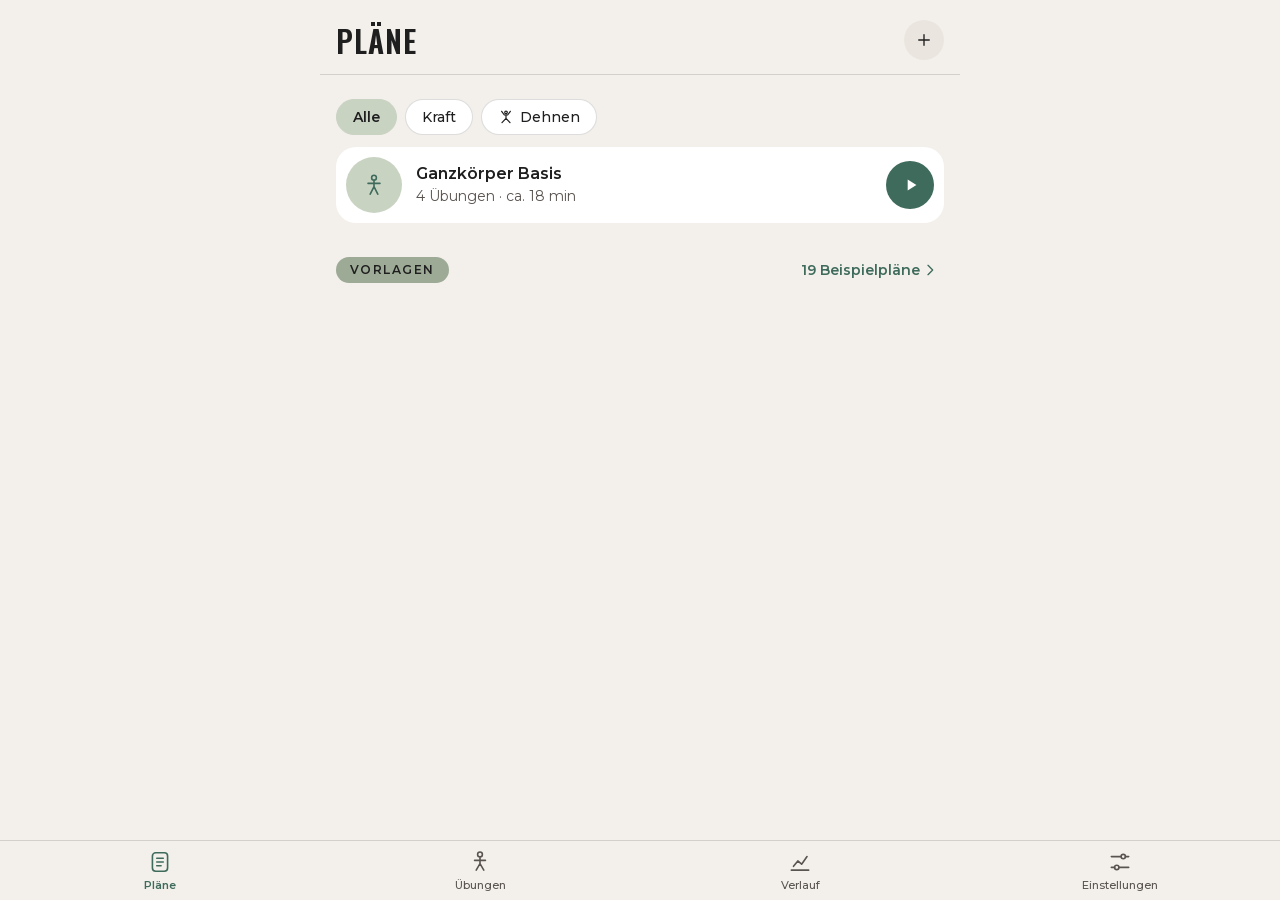
<file: index.html>
<!doctype html>
<html lang="de">
<head>
  <meta charset="utf-8">
  <meta name="viewport" content="width=device-width, initial-scale=1, viewport-fit=cover">
  <title>flow.training</title>
  <meta name="description" content="Übungen, Trainingspläne mit Timer und dein Fortschritt – flow.training">
  <meta name="theme-color" content="#F3F0EB">
  <meta name="apple-mobile-web-app-capable" content="yes">
  <meta name="mobile-web-app-capable" content="yes">
  <meta name="apple-mobile-web-app-status-bar-style" content="default">
  <meta name="apple-mobile-web-app-title" content="flow.training">
  <script>
    try {
      var t = localStorage.getItem('flow.theme'), d = localStorage.getItem('flow.design');
      if (t === 'light' || t === 'dark') document.documentElement.dataset.theme = t;
      if (d && d !== 'flow') document.documentElement.dataset.design = d;
    } catch (e) {}
  </script>
  <script src="js/version.js"></script>
  <link rel="manifest" href="manifest.webmanifest">
  <link rel="icon" href="icons/icon.svg" type="image/svg+xml">
  <link rel="apple-touch-icon" href="icons/icon-180.png">
  <link rel="preload" href="fonts/montserrat-var.woff2" as="font" type="font/woff2" crossorigin>
  <link rel="preload" href="fonts/oswald-var.woff2" as="font" type="font/woff2" crossorigin>
  <link rel="stylesheet" href="app.css">
</head>
<body>
  <main id="main"></main>

  <a id="resume" href="#/training" hidden>
    <span class="pulse"></span><span>Training läuft · <b id="resume-name"></b></span><span class="more">Weiter<svg viewBox="0 0 24 24"><path d="M9 5l7 7-7 7"/></svg></span>
  </a>

  <nav class="tabbar">
    <a href="#/plaene" data-tab="plaene"><svg viewBox="0 0 24 24"><rect x="5" y="3.5" width="14" height="17" rx="3"/><path d="M9 8.5h6M9 12h6M9 15.5h4"/></svg>Pläne</a>
    <a href="#/katalog" data-tab="katalog"><svg viewBox="0 0 24 24"><circle cx="12" cy="5" r="2.2"/><path d="M12 7.5v6M7 10.5h10M12 13.5l-3.5 6M12 13.5l3.5 6"/></svg>Übungen</a>
    <a href="#/verlauf" data-tab="verlauf"><svg viewBox="0 0 24 24"><path d="M4 19.5h16M6 16l4-5 3.5 3 5-7"/></svg>Verlauf</a>
    <a href="#/einstellungen" data-tab="einstellungen"><svg viewBox="0 0 24 24"><path d="M4 7h9M17 7h3M4 17h3M11 17h9"/><circle cx="15" cy="7" r="2"/><circle cx="9" cy="17" r="2"/></svg>Einstellungen</a>
  </nav>

  <div id="toast" role="status"></div>
  <script type="module" src="js/app.js"></script>
</body>
</html>
</file>
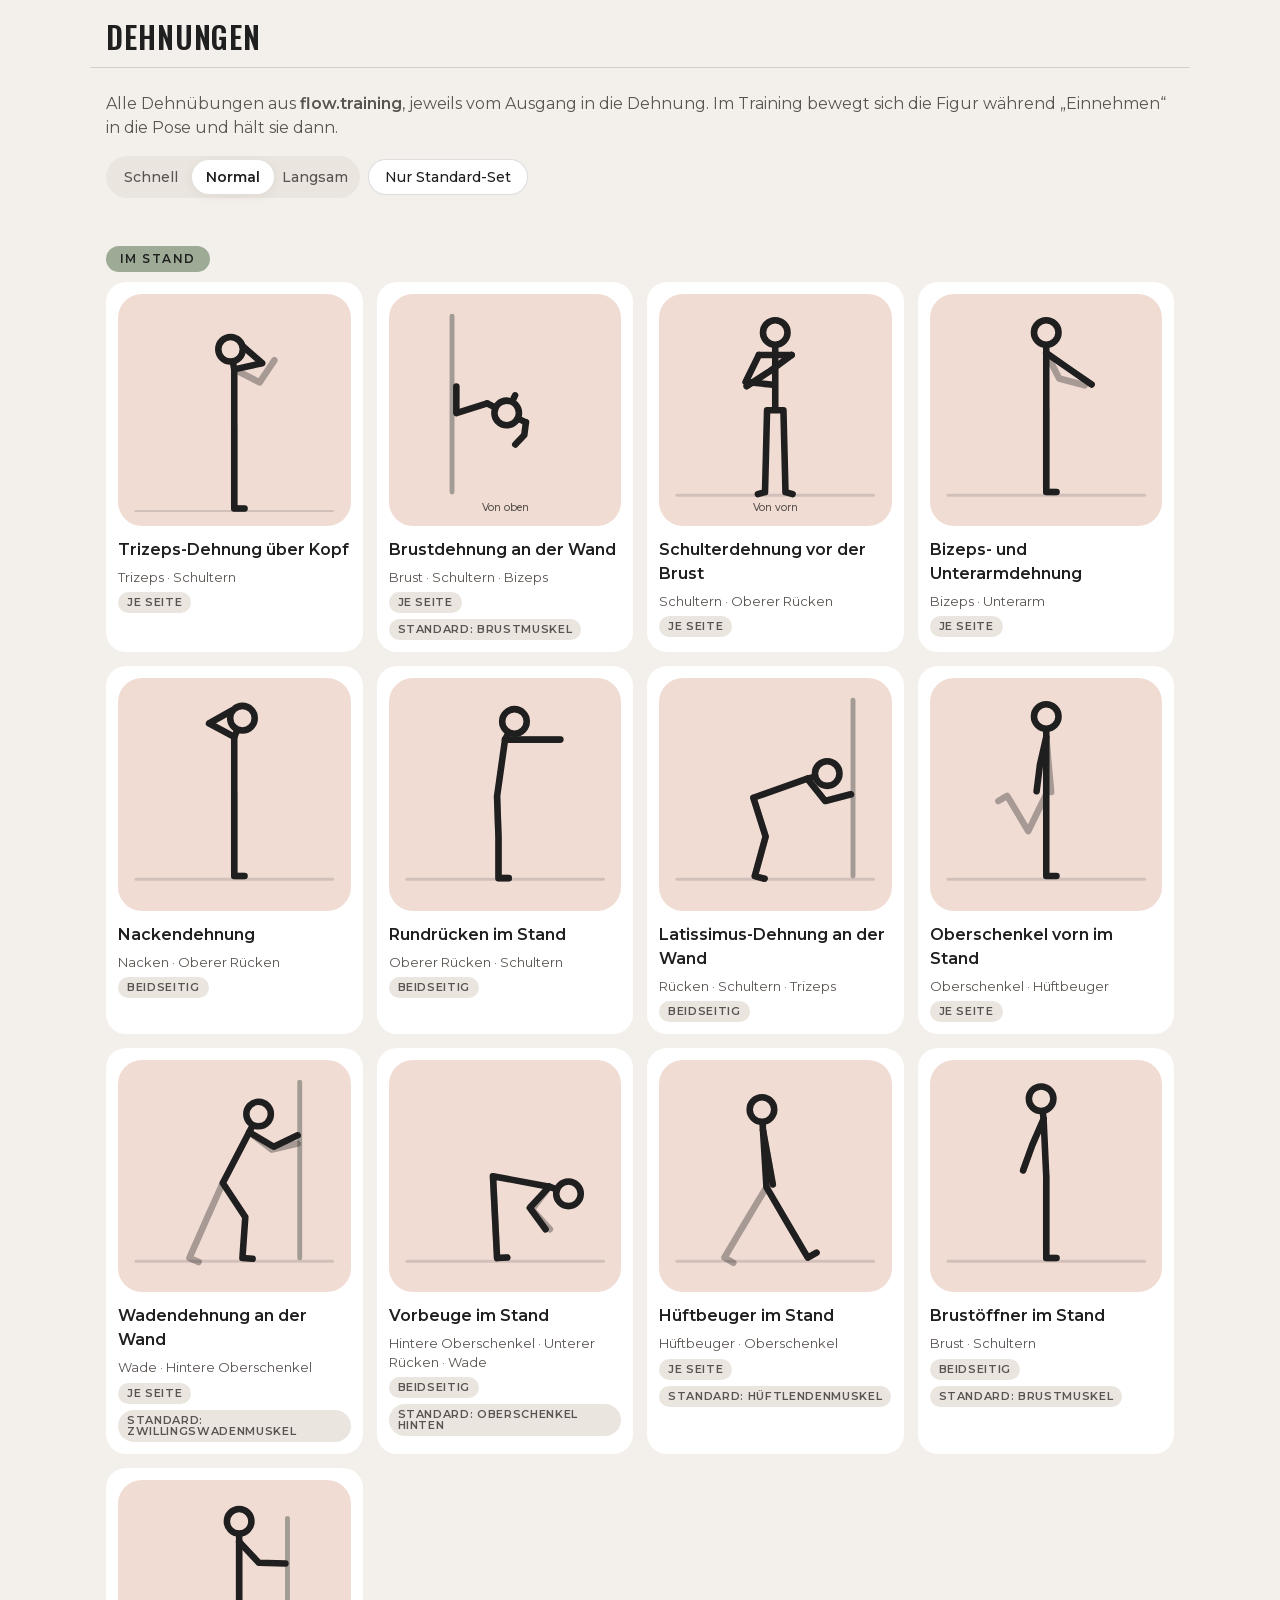
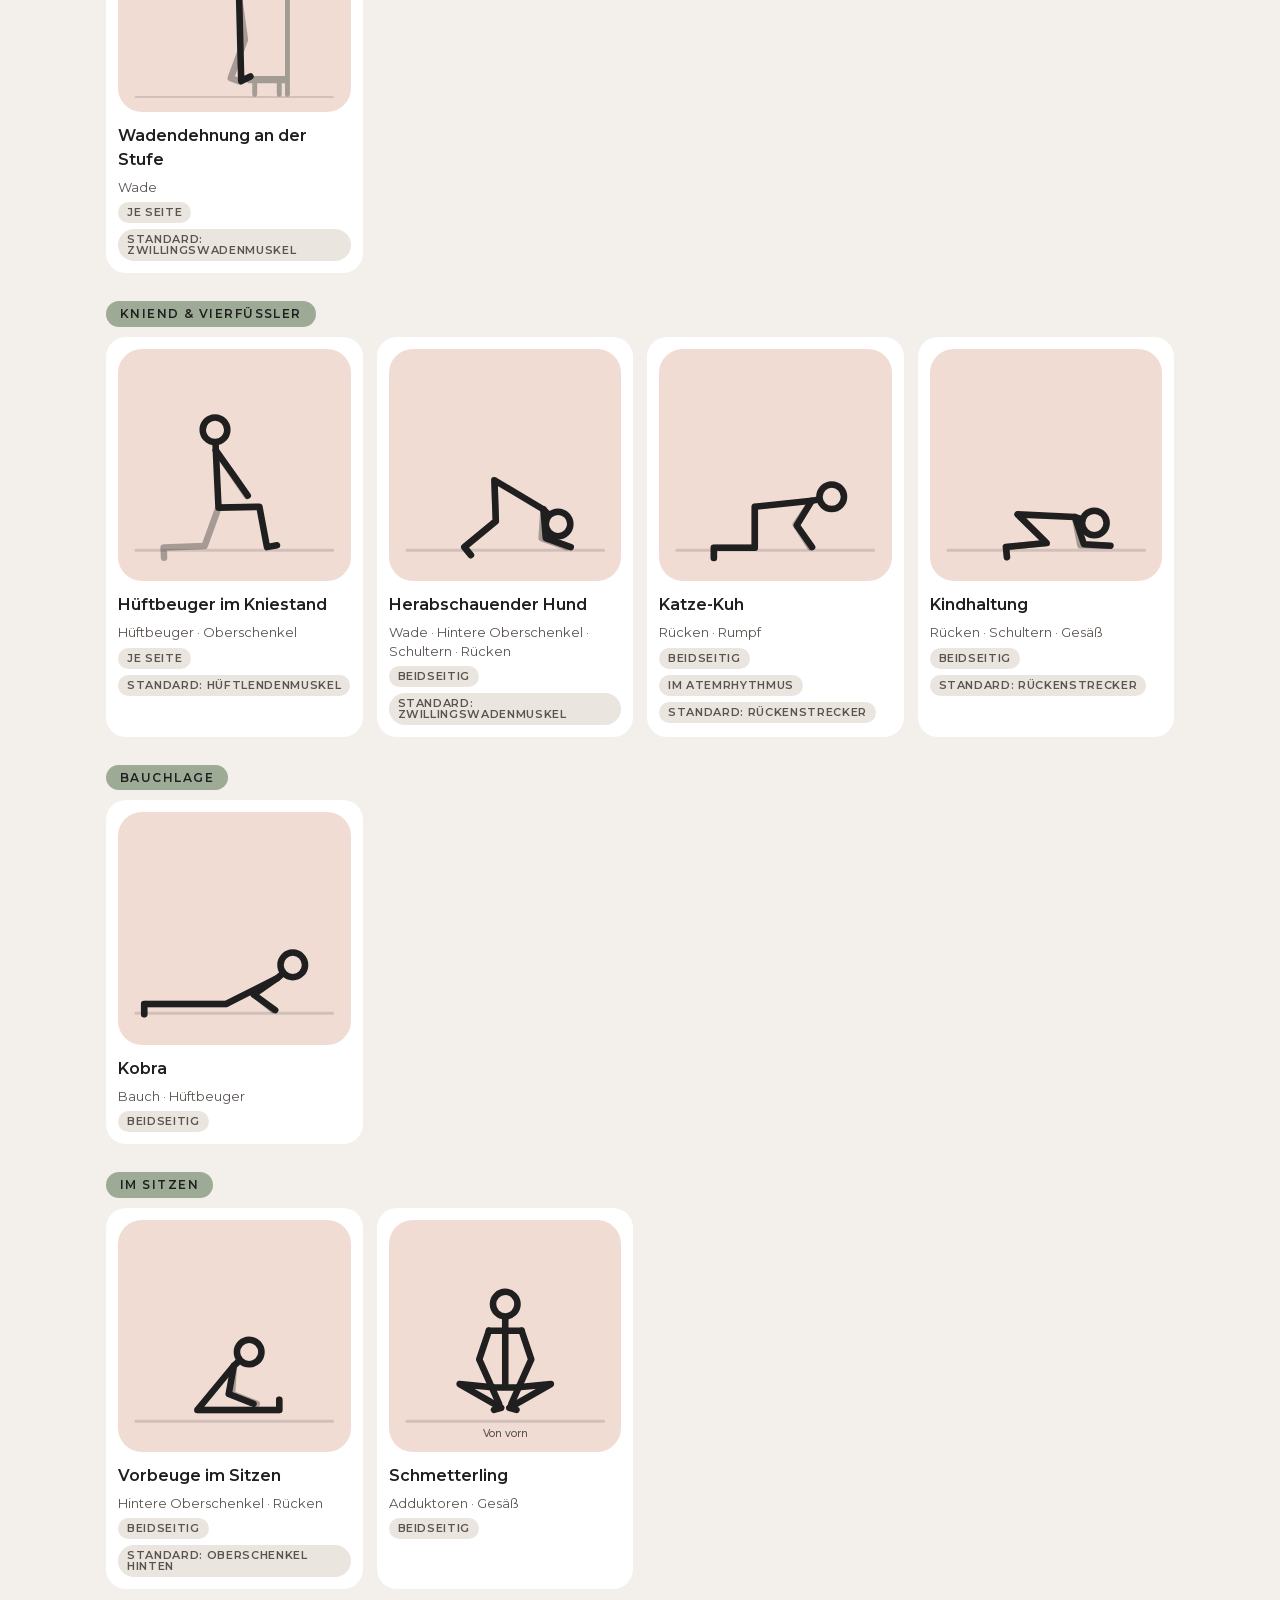
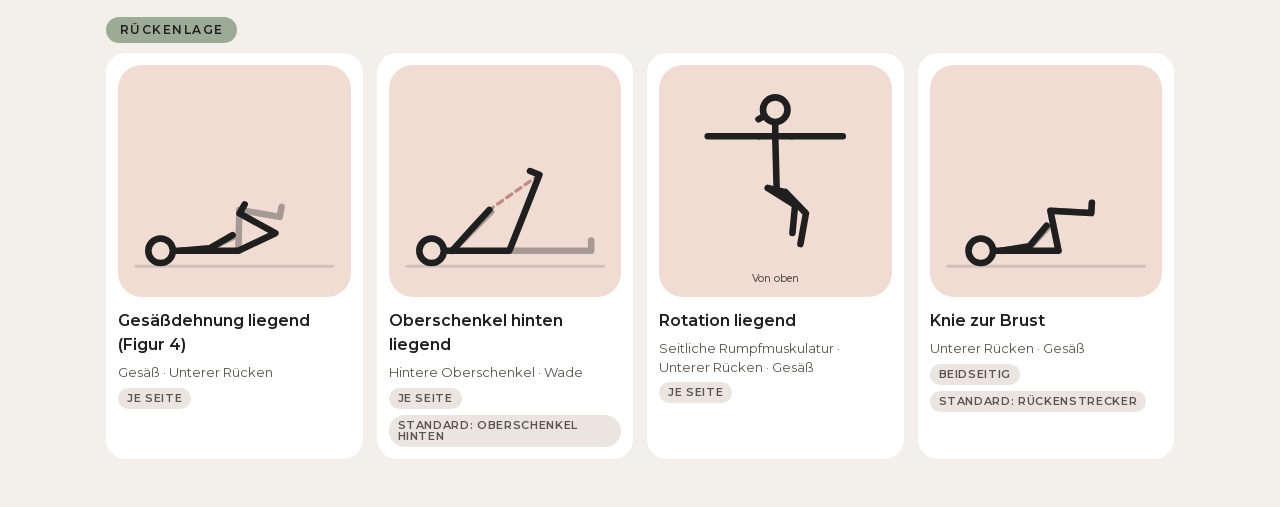
<file: docs/dehnen-demo.html>
<!doctype html>
<html lang="de">
<head>
<meta charset="utf-8">
<meta name="viewport" content="width=device-width, initial-scale=1, viewport-fit=cover">
<title>Dehnungen · flow.training</title>
<link rel="stylesheet" href="../app.css">
<style>
  /* Demoseite: alle Dehnübungen mit Animation (nicht Teil der App, nicht im Offline-Cache) */
  body { padding: 0 16px 48px; max-width: 1100px; margin: 0 auto; }
  .intro { color: var(--color-text-muted); margin: 0 0 16px; }
  .ctrl { display: flex; flex-wrap: wrap; gap: 8px; align-items: center; margin-bottom: 20px; }
  .grid { display: grid; grid-template-columns: repeat(auto-fill, minmax(240px, 1fr)); gap: 14px; }
  .card { background: var(--color-surface); border-radius: var(--r-card); padding: 12px; display: grid; gap: 6px; align-content: start; }
  .card .fig-hero { --fig-bg: var(--color-peach); margin: 0 0 6px; max-height: none; }
  .card b { font-weight: 600; }
  .card small { color: var(--color-text-muted); font-size: 13px; line-height: 1.4; }
  .card .badges { margin: 0; }
  .grp { margin: 28px 0 10px; }
</style>
</head>
<body>
<header class="app-head"><div class="head-row"><h1>Dehnungen</h1></div></header>
<p class="intro">Alle Dehnübungen aus <b>flow.training</b>, jeweils vom Ausgang in die Dehnung. Im Training bewegt sich die Figur während „Einnehmen“ in die Pose und hält sie dann.</p>
<div class="ctrl">
  <div class="seg" style="--n:3" role="radiogroup" aria-label="Tempo">
    <button data-p="3">Schnell</button><button class="on" data-p="6">Normal</button><button data-p="10">Langsam</button>
  </div>
  <div class="chips" style="margin:0"><button class="chip" id="std">Nur Standard-Set</button></div>
</div>
<div id="out"></div>
<script type="module">
import { STRETCHES, STRETCH_POS, TEMPO } from '../js/exercises.js';
import { STANDARD_SET } from '../js/stretch.js';
import { animateFigure } from '../js/figure.js';

const POS = { stand: 'Im Stand', knie: 'Kniend & Vierfüßler', bauch: 'Bauchlage', sitz: 'Im Sitzen', ruecken: 'Rückenlage' };
const stdOf = Object.fromEntries(STANDARD_SET.flatMap((g) => g.ids.map((id) => [id, g.name])));
let period = 6, onlyStd = false, stops = [];

function draw() {
  stops.forEach((f) => f()); stops = [];
  const list = STRETCHES.filter((e) => !onlyStd || stdOf[e.id]);
  const groups = onlyStd
    ? STANDARD_SET.map((g) => ({ title: g.name, items: g.ids.map((id) => list.find((e) => e.id === id)).filter(Boolean) }))
    : STRETCH_POS.map((p) => ({ title: POS[p], items: list.filter((e) => e.pos === p) }));
  out.innerHTML = groups.filter((g) => g.items.length).map((g) => `<h2 class="pill-label grp">${g.title}</h2><div class="grid">${g.items.map((e) => `
    <div class="card"><div class="fig-hero" data-id="${e.id}"></div>
      <b>${e.name}</b><small>${e.muscles}</small>
      <div class="badges"><span class="badge">${e.side ? 'Je Seite' : 'Beidseitig'}</span>${e.dynamic ? '<span class="badge">Im Atemrhythmus</span>' : ''}${stdOf[e.id] ? `<span class="badge">Standard: ${stdOf[e.id]}</span>` : ''}</div>
    </div>`).join('')}</div>`).join('');
  for (const el of out.querySelectorAll('[data-id]')) {
    const e = STRETCHES.find((x) => x.id === el.dataset.id);
    stops.push(animateFigure(el, e, { period: e.dynamic ? (TEMPO[e.id] || 6) * period / 6 : period }));
  }
}
document.querySelectorAll('[data-p]').forEach((b) => b.onclick = () => {
  period = +b.dataset.p; document.querySelectorAll('[data-p]').forEach((x) => x.classList.toggle('on', x === b)); draw();
});
std.onclick = () => { onlyStd = !onlyStd; std.classList.toggle('on', onlyStd); draw(); };
draw();
window.T = { n: STRETCHES.length, anim: STRETCHES.filter((e) => e.poses.length === 2).length };
</script>
</body>
</html>
</file>
<file: app.css>
/* flow.training – Design-Tokens nach docs/DESIGN.md
   TODO(Design): Brand-Kit-Farben sind Schätzungen aus Canva-Vorschauen (DESIGN.md §11). */

@font-face { font-family: 'Oswald'; font-weight: 500 700; font-display: swap; src: url(fonts/oswald-var.woff2) format('woff2'); }
@font-face { font-family: 'Montserrat'; font-weight: 400 600; font-display: swap; src: url(fonts/montserrat-var.woff2) format('woff2'); }
@font-face { font-family: 'Gilda Display'; font-weight: 400; font-display: swap; src: url(fonts/gilda-display-400.woff2) format('woff2'); }

:root {
  /* Marke (DESIGN.md §2) */
  --color-bg: #F3F0EB;
  --color-surface: #FFFFFF;
  --color-sage: #9DAA96;
  --color-sage-light: #C9D3C2;
  --color-rose: #D4A19C;
  --color-rose-dark: #C48A85;
  --color-peach: #F1DCD4;
  --color-forest: #3F6B5C;
  --color-text: #1F1F1F;
  --color-text-muted: #5A5450;
  --color-overlay: rgba(90, 84, 80, 0.5);
  /* abgeleitet (gleiche Farbfamilien) */
  --color-on-forest: #FFFFFF;
  --color-on-sage: #1F1F1F;
  --color-rose-ink: #8E4F49;      /* Fehler-/Löschtext, 5,5:1 auf bg */
  --color-fill: #EAE6DF;          /* Stepper, Segmente */
  --color-line: rgba(31, 31, 31, 0.15);
  --fig-ghost: #C9D3C2;
  --fig-prop: #C48A85;
  --fig-equip: #A39C94;

  --font-display: 'Oswald', 'Bebas Neue', 'Arial Narrow', sans-serif;
  --font-serif: 'Gilda Display', 'Playfair Display', Georgia, serif;
  --font-body: 'Montserrat', -apple-system, system-ui, sans-serif;

  --r-card: 20px;
  --r-box: 24px;
  --shadow-soft: 0 2px 12px rgba(31, 31, 31, 0.06);
  --tabbar-h: 60px;
  --display-case: uppercase;
  --display-track: .03em;
  --r-btn: 999px;
  color-scheme: light;
}

/* Dunkel – abgeleitet, nicht Teil der Übergabe */
:root[data-theme="dark"] {
  --color-bg: #1C1B19; --color-surface: #262522; --color-sage: #7F8C79; --color-sage-light: #3A4637;
  --color-rose: #D4A19C; --color-rose-dark: #D9A5A0; --color-peach: #4A3632; --color-forest: #A8C4B5;
  --color-text: #EEEAE3; --color-text-muted: #B3ABA2; --color-on-forest: #1C1B19; --color-on-sage: #1C1B19;
  --color-rose-ink: #E3B2AC; --color-fill: #302E2A; --color-line: rgba(238, 234, 227, 0.14);
  --fig-ghost: #46503F; --fig-prop: #D4A19C; --fig-equip: #77716A;
  color-scheme: dark;
}
@media (prefers-color-scheme: dark) {
  :root:not([data-theme="light"]) {
    --color-bg: #1C1B19; --color-surface: #262522; --color-sage: #7F8C79; --color-sage-light: #3A4637;
    --color-rose: #D4A19C; --color-rose-dark: #D9A5A0; --color-peach: #4A3632; --color-forest: #A8C4B5;
    --color-text: #EEEAE3; --color-text-muted: #B3ABA2; --color-on-forest: #1C1B19; --color-on-sage: #1C1B19;
    --color-rose-ink: #E3B2AC; --color-fill: #302E2A; --color-line: rgba(238, 234, 227, 0.14);
    --fig-ghost: #46503F; --fig-prop: #D4A19C; --fig-equip: #77716A;
    color-scheme: dark;
  }
}

/* ── Weitere Designs: gleiche Schriften, Formen und Regeln (DESIGN.md), nur andere Farbfamilien.
   Sand, Nebel, Lavendel – Kontraste geprüft (WCAG AA). ── */
:root[data-design="sand"] { --color-bg: #F4EEE6; --color-surface: #FFFFFF; --color-sage: #C2A68C; --color-sage-light: #E8DACB; --color-rose: #C9978A; --color-rose-dark: #B57F72; --color-peach: #F2DDD0; --color-forest: #7A4B32; --color-text: #1F1F1F; --color-text-muted: #5F534B; --color-rose-ink: #8E4F49; --color-fill: #ECE3D8; --color-line: rgba(31, 31, 31, 0.15); --color-overlay: rgba(95, 83, 75, 0.5); --fig-ghost: #E0CFBD; --fig-prop: #B57F72; --fig-equip: #A39686; --color-on-forest: #FFFFFF; --color-on-sage: #1F1F1F; color-scheme: light; }
:root[data-design="sand"][data-theme="dark"] { --color-bg: #1E1A17; --color-surface: #29241F; --color-sage: #9A8470; --color-sage-light: #463A2F; --color-rose: #D4A19C; --color-rose-dark: #D9A5A0; --color-peach: #4A3632; --color-forest: #E0BFA4; --color-text: #EFE8E0; --color-text-muted: #B8ACA0; --color-rose-ink: #E3B2AC; --color-fill: #332D27; --color-line: rgba(239, 232, 224, 0.14); --color-on-forest: #1E1A17; --color-on-sage: #1E1A17; --fig-ghost: #54473B; --fig-prop: #D4A19C; --fig-equip: #7A6F64; color-scheme: dark; }
@media (prefers-color-scheme: dark) { :root[data-design="sand"]:not([data-theme="light"]) { --color-bg: #1E1A17; --color-surface: #29241F; --color-sage: #9A8470; --color-sage-light: #463A2F; --color-rose: #D4A19C; --color-rose-dark: #D9A5A0; --color-peach: #4A3632; --color-forest: #E0BFA4; --color-text: #EFE8E0; --color-text-muted: #B8ACA0; --color-rose-ink: #E3B2AC; --color-fill: #332D27; --color-line: rgba(239, 232, 224, 0.14); --color-on-forest: #1E1A17; --color-on-sage: #1E1A17; --fig-ghost: #54473B; --fig-prop: #D4A19C; --fig-equip: #7A6F64; color-scheme: dark; } }
:root[data-design="nebel"] { --color-bg: #EFF1EF; --color-surface: #FFFFFF; --color-sage: #98AEB0; --color-sage-light: #CEDCDC; --color-rose: #D0A7A5; --color-rose-dark: #BE8E8B; --color-peach: #ECDDDA; --color-forest: #2E5E68; --color-text: #1F1F1F; --color-text-muted: #505A5B; --color-rose-ink: #8E4F49; --color-fill: #E2E7E5; --color-line: rgba(31, 31, 31, 0.15); --color-overlay: rgba(80, 90, 91, 0.5); --fig-ghost: #C2D3D4; --fig-prop: #BE8E8B; --fig-equip: #97A2A2; --color-on-forest: #FFFFFF; --color-on-sage: #1F1F1F; color-scheme: light; }
:root[data-design="nebel"][data-theme="dark"] { --color-bg: #171B1C; --color-surface: #212627; --color-sage: #7D9294; --color-sage-light: #324244; --color-rose: #D4A19C; --color-rose-dark: #D9A5A0; --color-peach: #45383A; --color-forest: #A6CAD0; --color-text: #E8EDEC; --color-text-muted: #A9B4B4; --color-rose-ink: #E3B2AC; --color-fill: #2A3132; --color-line: rgba(232, 237, 236, 0.14); --color-on-forest: #171B1C; --color-on-sage: #171B1C; --fig-ghost: #3E4E50; --fig-prop: #D4A19C; --fig-equip: #6E7878; color-scheme: dark; }
@media (prefers-color-scheme: dark) { :root[data-design="nebel"]:not([data-theme="light"]) { --color-bg: #171B1C; --color-surface: #212627; --color-sage: #7D9294; --color-sage-light: #324244; --color-rose: #D4A19C; --color-rose-dark: #D9A5A0; --color-peach: #45383A; --color-forest: #A6CAD0; --color-text: #E8EDEC; --color-text-muted: #A9B4B4; --color-rose-ink: #E3B2AC; --color-fill: #2A3132; --color-line: rgba(232, 237, 236, 0.14); --color-on-forest: #171B1C; --color-on-sage: #171B1C; --fig-ghost: #3E4E50; --fig-prop: #D4A19C; --fig-equip: #6E7878; color-scheme: dark; } }
:root[data-design="lavendel"] { --color-bg: #F3F0F2; --color-surface: #FFFFFF; --color-sage: #A79DB5; --color-sage-light: #DCD5E3; --color-rose: #D3A3A9; --color-rose-dark: #C28A91; --color-peach: #F1DEDD; --color-forest: #5B4A72; --color-text: #1F1F1F; --color-text-muted: #5A5460; --color-rose-ink: #8E4F49; --color-fill: #E8E3E8; --color-line: rgba(31, 31, 31, 0.15); --color-overlay: rgba(90, 84, 96, 0.5); --fig-ghost: #D2C9DC; --fig-prop: #C28A91; --fig-equip: #A19AA6; --color-on-forest: #FFFFFF; --color-on-sage: #1F1F1F; color-scheme: light; }
:root[data-design="lavendel"][data-theme="dark"] { --color-bg: #1B191D; --color-surface: #252229; --color-sage: #8C80A0; --color-sage-light: #3D354A; --color-rose: #D4A19C; --color-rose-dark: #D9A5A0; --color-peach: #4A3638; --color-forest: #C6B6DE; --color-text: #EDE9F0; --color-text-muted: #B2ABB8; --color-rose-ink: #E3B2AC; --color-fill: #2F2B34; --color-line: rgba(237, 233, 240, 0.14); --color-on-forest: #1B191D; --color-on-sage: #1B191D; --fig-ghost: #4A4258; --fig-prop: #D4A19C; --fig-equip: #77707E; color-scheme: dark; }
@media (prefers-color-scheme: dark) { :root[data-design="lavendel"]:not([data-theme="light"]) { --color-bg: #1B191D; --color-surface: #252229; --color-sage: #8C80A0; --color-sage-light: #3D354A; --color-rose: #D4A19C; --color-rose-dark: #D9A5A0; --color-peach: #4A3638; --color-forest: #C6B6DE; --color-text: #EDE9F0; --color-text-muted: #B2ABB8; --color-rose-ink: #E3B2AC; --color-fill: #2F2B34; --color-line: rgba(237, 233, 240, 0.14); --color-on-forest: #1B191D; --color-on-sage: #1B191D; --fig-ghost: #4A4258; --fig-prop: #D4A19C; --fig-equip: #77707E; color-scheme: dark; } }

/* manipulation: kein Doppeltipp-Zoom bei schnellem Tippen (+/−); Zoom mit zwei Fingern bleibt */
* { box-sizing: border-box; -webkit-tap-highlight-color: transparent; touch-action: manipulation; }
html { -webkit-text-size-adjust: 100%; }
body {
  margin: 0; background: var(--color-bg); color: var(--color-text);
  font: 400 16px/1.5 var(--font-body);
  padding: env(safe-area-inset-top) 0 calc(var(--tabbar-h) + env(safe-area-inset-bottom) + 24px);
  overscroll-behavior-y: none;
}
main { max-width: 640px; margin: 0 auto; padding: 0 16px; }
a { color: var(--color-forest); text-decoration: none; font-weight: 500; }
small { color: var(--color-text-muted); font-size: 14px; display: block; line-height: 1.4; }
:focus-visible { outline: 2px solid var(--color-forest); outline-offset: 2px; }

svg { stroke: currentColor; fill: none; stroke-width: 1.5; stroke-linecap: round; stroke-linejoin: round; }
svg .fill { fill: currentColor; stroke: none; }

/* ── AppHeader ───────────────────────────────── */
.app-head { padding-top: 16px; margin: 0 -16px 24px; padding-left: 16px; padding-right: 16px; border-bottom: 1px solid var(--color-line); }
.head-row { display: flex; align-items: center; gap: 12px; padding: 4px 0 14px; }
.head-row h1, .title-input {
  flex: 1; min-width: 0; margin: 0; font: 600 30px/1.1 var(--font-display); text-transform: var(--display-case); letter-spacing: var(--display-track);
}
.title-input { border: 0; background: none; color: var(--color-text); padding: 0; border-bottom: 1px dashed var(--color-line); border-radius: 0; }
.title-input:focus { outline: none; border-bottom-color: var(--color-forest); }
.logo { display: inline-block; width: 46px; height: 40px; flex: none; color: var(--color-sage); }
.about .logo { width: 150px; height: 131px; margin-bottom: 6px; }
.logo svg { width: 100%; height: 100%; display: block; }
.back { display: inline-flex; align-items: center; gap: 2px; margin-left: -6px; padding: 4px 6px 0 0; font-size: 15px; }
.back svg { width: 20px; height: 20px; stroke-width: 1.8; }

/* ── Typo-Bausteine ──────────────────────────── */
.pill-label {
  display: inline-block; margin: 32px 0 12px; padding: 5px 14px; border-radius: 999px;
  background: var(--color-sage); color: var(--color-on-sage);
  font: 600 12px/1.3 var(--font-body); letter-spacing: .12em; text-transform: uppercase;
}
.overline { font: 600 14px/1.3 var(--font-body); letter-spacing: .14em; text-transform: uppercase; color: var(--color-forest); margin: 0 0 6px; }
.serif { font-family: var(--font-serif); font-weight: 400; }
.sub, .hint { color: var(--color-text-muted); font-size: 14px; margin: 0 0 16px; }
.more { display: inline-flex; align-items: center; gap: 2px; color: var(--color-forest); font-weight: 600; white-space: nowrap; }
.more svg { width: 16px; height: 16px; stroke-width: 2; }

/* ── Buttons / CTAPill ───────────────────────── */
.btn {
  display: inline-flex; align-items: center; justify-content: center; gap: 8px;
  min-height: 48px; padding: 0 22px; border-radius: var(--r-btn); border: 1px solid transparent;
  background: var(--color-sage-light); color: var(--color-text); font: 600 15px/1 var(--font-body); cursor: pointer;
}
.btn svg { width: 18px; height: 18px; stroke-width: 1.8; }
.btn.primary { background: var(--color-forest); color: var(--color-on-forest); }
/* Drei Stufen (Baukasten): primary = Hauptaktion (eine pro Screen), .btn = Fläche (Nebenaktion), .text = selten/gefährlich.
   Löschen/Entfernen/Verwerfen immer in rose-ink. Umrandet (.ghost) nur noch in der Zurück/Weiter-Leiste im Training. */
.btn.ghost { background: transparent; border-color: var(--color-line); color: var(--color-text); }
.btn.text { background: transparent; color: var(--color-forest); min-height: 44px; }
.btn.danger-text { background: transparent; color: var(--color-rose-ink); }
.btn.big { width: 100%; min-height: 56px; font-size: 16px; margin-top: 16px; }
.btn:disabled { opacity: .4; }
.btn:active:not(:disabled) { transform: scale(.98); }
.link { background: none; border: 0; color: var(--color-forest); font: 600 14px var(--font-body); padding: 6px; cursor: pointer; }
.icon-btn { width: 40px; height: 40px; display: grid; place-items: center; border: 0; background: var(--color-fill); color: var(--color-text); border-radius: 50%; padding: 0; cursor: pointer; }
.icon-btn svg { width: 18px; height: 18px; stroke-width: 1.8; }
.icon-btn:disabled { opacity: .3; }
.row { display: grid; grid-template-columns: 1fr 1fr; gap: 12px; margin-top: 16px; }

/* ── Suche & Filter-Pills ────────────────────── */
.search { width: 100%; font: 16px var(--font-body); padding: 13px 20px; border-radius: 999px; border: 1px solid var(--color-line); background: var(--color-surface); color: var(--color-text); }
.search::placeholder { color: var(--color-text-muted); }
.chips { display: flex; flex-wrap: wrap; gap: 8px; margin-bottom: 8px; }
.chip { border: 1px solid var(--color-line); background: var(--color-surface); color: var(--color-text); border-radius: 999px; padding: 8px 16px; font: 500 14px var(--font-body); cursor: pointer; }
.chip.on { background: var(--color-sage-light); border-color: var(--color-sage-light); font-weight: 600; }
.chip svg { width: 16px; height: 16px; stroke-width: 1.8; vertical-align: -3px; margin-right: 6px; }
/* Katalog: eine wischbare Filterzeile (Konzept 1 A) */
.chips.scroll { flex-wrap: nowrap; overflow-x: auto; margin: 12px -16px 4px; padding: 0 16px; scrollbar-width: none; }
.chips.scroll::-webkit-scrollbar { display: none; }
.chips.scroll .chip { flex: none; white-space: nowrap; }
.chip.filter { background: var(--color-fill); border-color: transparent; display: inline-flex; align-items: center; }
.chip .cnt { margin-left: 6px; min-width: 20px; padding: 0 6px; border-radius: 999px; background: var(--color-forest); color: var(--color-on-forest); font: 600 12px/20px var(--font-body); text-align: center; }
.t-ic svg { width: 14px; height: 14px; margin-left: 6px; vertical-align: -2px; stroke-width: 1.8; color: var(--color-text-muted); }

/* ── Figuren ─────────────────────────────────── */
.fig { width: 100%; height: 100%; display: block; }
.fig-body { stroke: var(--color-text); stroke-width: 3.2; vector-effect: none; }
.fig-body .fig-far { opacity: .35; }
.fig-head { fill: var(--fig-bg, var(--color-surface)); }
.fig-ghost { stroke: var(--fig-ghost); stroke-width: 3.2; vector-effect: none; }
.fig-ground { stroke: var(--color-line); stroke-width: 1.5; }
.fig-cam { fill: var(--color-text-muted); stroke: none; font: 500 5px var(--font-body, sans-serif); text-anchor: middle; }
.equip { stroke: var(--fig-equip); stroke-width: 2.4; fill: none; }
.equip rect { fill: var(--fig-equip); stroke: none; }
.prop circle { fill: var(--fig-prop); stroke: var(--fig-bg, var(--color-surface)); stroke-width: 1.2; }
.prop .prop-hub { fill: var(--fig-bg, var(--color-surface)); stroke: none; }
.prop .prop-line { stroke: var(--fig-prop); stroke-width: 1.6; }
.prop-ghost circle { fill: var(--fig-ghost); stroke: none; }
.prop-ghost .prop-line { stroke: var(--fig-ghost); }
.prop-band { stroke: var(--fig-prop); stroke-width: 1.6; stroke-dasharray: 3 2.5; }
.prop-anchor { fill: var(--fig-equip); stroke: none; }

/* Icon-Kreis (IconListItem) */
.ic-circle { --fig-bg: var(--color-sage-light); width: 60px; height: 60px; flex: none; border-radius: 50%; background: var(--fig-bg); display: grid; place-items: center; color: var(--color-forest); overflow: hidden; }
.ic-circle .fig { width: 100%; height: 100%; }
/* Figur antippen = Übungsinfo */
.info-tap { position: relative; flex: none; display: block; padding: 0; border: 0; background: none; color: inherit; font: inherit; border-radius: 50%; cursor: pointer; }
.info-tap.big { margin: 0 auto; }
.info-tap:focus-visible { outline: 2px solid var(--color-forest); outline-offset: 2px; }
.info-i { position: absolute; right: -3px; bottom: -3px; width: 20px; height: 20px; border-radius: 50%; background: var(--color-forest); color: var(--color-surface); display: grid; place-items: center; border: 2px solid var(--color-surface); }
.info-i svg { width: 12px; height: 12px; stroke-width: 3; }
.info-tap.big .info-i { width: 34px; height: 34px; right: 6px; bottom: 14px; border-color: var(--color-bg); }
.info-tap.big .info-i svg { width: 18px; height: 18px; }
.next-card.can-tap { cursor: pointer; }
.sheet.info-sheet { text-align: left; max-height: 86vh; overflow: auto; overscroll-behavior: contain; gap: 14px; }
.info-top { display: flex; align-items: center; justify-content: space-between; gap: 12px; min-height: 28px; }
.info-sheet .serif { margin: 0; line-height: 1.15; }
.info-sheet .fig-hero { margin: 0; width: 100%; height: 190px; max-height: none; aspect-ratio: auto; }
.info-sheet .info-box { margin: 0; }
.info-sheet .pill-label { margin: 4px 0 0; align-self: flex-start; }
.mini-t { flex: none; background: var(--color-peach); color: var(--color-text); border-radius: 999px; padding: 6px 12px; font: 600 16px/1 var(--font-display); font-variant-numeric: tabular-nums; }
.ic-circle > svg:not(.fig) { width: 26px; height: 26px; }
.ic-circle.rose { --fig-bg: var(--color-peach); }
.ic-circle.sm { width: 44px; height: 44px; }

/* ── Übungsliste ─────────────────────────────── */
.badge { display: inline-block; margin-top: 6px; font: 600 11px/1 var(--font-body); letter-spacing: .06em; text-transform: uppercase; padding: 5px 9px; border-radius: 999px; background: var(--color-fill); color: var(--color-text-muted); }
.chev { color: var(--color-text-muted); flex: none; }
.chev svg { width: 18px; height: 18px; }

/* ── Übungsdetail ────────────────────────────── */
.fig-hero { --fig-bg: var(--color-sage-light); background: var(--fig-bg); border-radius: var(--r-box); aspect-ratio: 1; max-height: 44vh; margin: 0 auto 24px; }
.fig-hero .fig { padding: 6%; }
.badges { display: flex; gap: 6px; flex-wrap: wrap; margin-bottom: 16px; }
.badges .badge { margin: 0; }
.info-box { display: flex; gap: 14px; background: var(--color-sage-light); color: var(--color-text); border-radius: var(--r-box); padding: 18px 20px; margin: 0 0 8px; }
.info-box .ic { flex: none; width: 36px; height: 36px; border-radius: 50%; background: var(--color-surface); color: var(--color-forest); display: grid; place-items: center; }
.info-box .ic svg { width: 20px; height: 20px; }
.info-box b { display: block; margin-bottom: 2px; }
.info-box p { margin: 0; }
.checklist { list-style: none; padding: 0; margin: 0; display: grid; gap: 12px; }
.checklist li { display: flex; gap: 12px; align-items: flex-start; }
.ck { flex: none; width: 24px; height: 24px; border-radius: 50%; background: var(--color-sage-light); color: var(--color-forest); display: grid; place-items: center; margin-top: 1px; }
.ck svg { width: 14px; height: 14px; stroke-width: 2.2; }
.row-link { display: flex; justify-content: space-between; align-items: center; gap: 12px; background: var(--color-surface); border-radius: var(--r-card); padding: 16px 20px; color: var(--color-text); font-weight: 400; margin-top: 16px; }
.row-link .more { color: var(--color-forest); font-weight: 600; white-space: nowrap; }

/* ── Pläne ───────────────────────────────────── */

/* ── Plan-Editor: eine Zeile für Übung, Pause, Superset-Mitglied ── */
.plist { display: grid; grid-template-columns: minmax(0, 1fr); gap: 8px; margin-top: 8px; }
.prow { background: var(--color-surface); border-radius: var(--r-card); position: relative; -webkit-user-select: none; user-select: none; -webkit-touch-callout: none; transition: box-shadow .15s, transform .15s; }
.prow-main { display: flex; align-items: center; gap: 14px; padding: 8px 4px 8px 10px; min-height: 68px; cursor: pointer; }
.prow-txt { flex: 1; min-width: 0; }
.prow-txt b { display: flex; align-items: center; gap: 8px; font-weight: 600; line-height: 1.3; }
.prow-txt small { font-size: 13px; margin-top: 2px; }
.rest-row { background: transparent; border: 1px dashed var(--color-line); }
.tag-l { display: inline-block; font: 600 12px/1 var(--font-display); letter-spacing: .06em; background: var(--color-sage); color: var(--color-on-sage); border-radius: 999px; padding: 4px 7px; flex: none; vertical-align: 1px; }
.handle { width: 44px; height: 52px; flex: none; border: 0; background: none; color: var(--color-text-muted); display: grid; place-items: center; cursor: grab; touch-action: none; border-radius: 14px; }
.handle svg { width: 22px; height: 22px; }

/* Superset: salbeigrüne Gruppe */
.pgroup { background: var(--color-sage-light); border-radius: var(--r-box); padding: 4px 6px 6px; position: relative; -webkit-user-select: none; user-select: none; -webkit-touch-callout: none; transition: box-shadow .15s; }
.g-head { display: flex; align-items: center; gap: 10px; padding: 6px 0 6px 12px; cursor: pointer; }
.g-txt { flex: 1; min-width: 0; }
.g-label { font: 600 16px/1.2 var(--font-display); letter-spacing: .06em; text-transform: var(--display-case); }
.g-txt small { color: var(--color-text); opacity: .8; font-size: 13px; }
.g-members { display: grid; gap: 6px; }
.pgroup > .pfields { background: var(--color-surface); border-radius: var(--r-card); padding: 12px; margin-bottom: 6px; }

/* Aufgeklappte Regler – dieselben Stepper wie im Training */
.pfields { display: grid; gap: 8px; padding: 0 10px 12px; }
.pfields .stepper-wrap { background: var(--color-bg); margin: 0; }
.pfields .stepper button { background: var(--color-surface); }
.pfields .seg { margin: 0; }
.pfields .hint { margin: 0; font-size: 13px; }
.f-actions { display: flex; gap: 8px; justify-content: flex-end; flex-wrap: wrap; }
.btn.small { min-height: 40px; padding: 0 14px; font-size: 14px; }

/* Ziehen */
.dragging { opacity: .3; }
.drag-ghost { position: fixed; z-index: 50; pointer-events: none; margin: 0; transform: scale(1.03); box-shadow: 0 12px 32px rgba(31, 31, 31, .2); }
.drop-line { position: fixed; z-index: 49; height: 3px; border-radius: 2px; background: var(--color-forest); pointer-events: none; display: none; }
.merge-hover { box-shadow: 0 0 0 2px var(--color-sage); }
.merge-armed { box-shadow: 0 0 0 3px var(--color-forest); transform: scale(1.02); }
.merge-armed::after { content: 'Superset bilden'; position: absolute; right: 52px; top: 50%; transform: translateY(-50%); background: var(--color-forest); color: var(--color-on-forest); font: 600 12px/1 var(--font-body); padding: 7px 12px; border-radius: 999px; pointer-events: none; }
.pgroup.merge-armed::after { content: 'Hinzufügen'; top: 28px; }

.seg { display: grid; grid-template-columns: repeat(var(--n, 2), 1fr); background: var(--color-fill); border-radius: 999px; padding: 4px; }
.seg button { border: 0; background: none; color: var(--color-text-muted); font: 500 14px var(--font-body); padding: 8px; border-radius: 999px; cursor: pointer; }
.seg button.on { background: var(--color-surface); color: var(--color-text); font-weight: 600; box-shadow: var(--shadow-soft); }
input:focus { outline: 2px solid var(--color-forest); outline-offset: -1px; }

/* ── Training ────────────────────────────────── */
body[data-view="training"] .tabbar { display: none; }
body[data-view="training"] { padding-bottom: calc(env(safe-area-inset-bottom) + 16px); }
.tr-top { display: flex; align-items: center; gap: 12px; padding-top: 12px; }
.tr-title { flex: 1; text-align: center; }
.tr-title b { font-weight: 600; display: block; }
.progress { height: 3px; background: var(--color-line); border-radius: 2px; margin: 14px 0 20px; overflow: hidden; }
.progress div { height: 100%; background: var(--color-forest); transition: width .3s; }
.fig-tr { --fig-bg: var(--color-sage-light); position: relative; width: min(60vw, 250px); aspect-ratio: 1; margin: 0 auto; background: var(--fig-bg); border-radius: 50%; overflow: hidden; }
.fig-anim { position: absolute; inset: 0; }
.fig-tr .fig { padding: 15%; }
/* Countdown-Ring innen am Kreisrand – gleiche Außenmaße wie ohne Ring */
.fig-ring { position: absolute; inset: 0; width: 100%; height: 100%; transform: rotate(-90deg); pointer-events: none; }
.fig-ring .ring-bg { stroke: var(--color-surface); stroke-width: 5; }
.fig-ring .ring { stroke-width: 5; }
.timer-card .t-val { width: 76px; text-align: center; font: 600 32px/1 var(--font-display); font-variant-numeric: tabular-nums; }
.timer-card .stepper button svg { width: 18px; height: 18px; stroke-width: 1.8; }
.timer-card .stepper .t-go { background: var(--color-forest); color: var(--color-on-forest); }
.tr-name { font: 600 30px/1.15 var(--font-display); text-transform: var(--display-case); letter-spacing: var(--display-track); margin: 20px 0 4px; }
.tr-set { color: var(--color-text-muted); margin: 0 0 20px; }
.stepper-wrap { display: flex; align-items: center; justify-content: space-between; background: var(--color-surface); border-radius: var(--r-card); padding: 8px 8px 8px 20px; margin-top: 10px; text-align: left; }
.stepper-wrap > span { color: var(--color-text-muted); font-size: 15px; }
.stepper { display: flex; align-items: center; gap: 4px; }
.stepper button { -webkit-user-select: none; user-select: none; width: 48px; height: 48px; border-radius: 50%; border: 0; background: var(--color-fill); color: var(--color-text); font: 400 24px/1 var(--font-body); cursor: pointer; }
.stepper input { width: 76px; height: 48px; text-align: center; font: 600 32px/normal var(--font-display); border: 0; background: none; color: var(--color-text); padding: 0; }
/* leeres Feld: Platzhalter in Textgröße, damit er mittig sitzt */
.stepper input:placeholder-shown { font: 500 14px/normal var(--font-body); }
.stepper input::placeholder { font: 500 14px var(--font-body); color: var(--color-text-muted); }

.ring-bg { stroke: var(--color-fill); stroke-width: 6; }
.ring { stroke: var(--color-forest); stroke-width: 6; transition: stroke-dashoffset .2s linear; }

/* Abschluss / QuoteCard */

.sheet-bg { position: fixed; inset: 0; background: var(--color-overlay); z-index: 30; }
.sheet { position: fixed; left: 0; right: 0; bottom: 0; z-index: 31; background: var(--color-surface); border-radius: var(--r-box) var(--r-box) 0 0; padding: 24px 16px calc(20px + env(safe-area-inset-bottom)); display: flex; flex-direction: column; gap: 10px; max-width: 640px; margin: 0 auto; text-align: center; }
.sheet > * { flex: none; }
/* x oben rechts in jedem Overlay, bleibt beim Scrollen stehen */
.sheet-x { position: sticky; top: -12px; z-index: 2; align-self: flex-end; width: 44px; height: 44px; margin: -12px -4px -42px 0; background: var(--color-fill); }
.sheet-x + * { padding-right: 48px; }
.sheet > .sheet-x + .serif { padding-inline: 48px; }
.sheet .serif { font-size: 24px; margin-bottom: 8px; }
.equip-sheet { text-align: left; gap: 12px; }
.equip-sheet .sheet-head { display: flex; justify-content: space-between; align-items: baseline; gap: 12px; }
.equip-sheet .serif { margin: 0; }
.equip-sheet > .sheet-x + .serif { padding-left: 0; }
.equip-sheet .sheet-head .link { flex: none; }
.equip-sheet .sheet-hint { margin: 0; color: var(--color-text-muted); font-size: 14px; }
.equip-sheet .chips { margin: 4px 0 8px; }

/* Leerzustand */
.empty { text-align: center; padding: 24px 8px 8px; color: var(--color-text-muted); }
.empty .leaf { width: 72px; height: 72px; }
.empty .serif { font-size: 21px; line-height: 1.35; color: var(--color-text); margin: 12px 0 6px; }
.empty .btn { margin-top: 16px; }

/* ── Verlauf ─────────────────────────────────── */

.chart { position: relative; background: var(--color-surface); border-radius: var(--r-card); margin-bottom: 16px; touch-action: pan-y; padding-top: 4px; }
.chart svg { display: block; }
.chart .grid { stroke: var(--color-line); stroke-width: 1; }
.chart .ax { fill: var(--color-text-muted); stroke: none; font: 500 11px var(--font-body); font-variant-numeric: tabular-nums; }
.chart .series { stroke: var(--color-forest); stroke-width: 2; }
.chart .dot { fill: var(--color-forest); stroke: var(--color-surface); stroke-width: 2; }
.chart .dot.on { r: 6; }
.chart .cross { stroke: var(--color-text-muted); stroke-width: 1; stroke-dasharray: 3 3; }
.chart .hit { fill: transparent; stroke: none; }
.tip { position: absolute; pointer-events: none; background: var(--color-text); color: var(--color-bg); border-radius: 12px; padding: 8px 12px; font-size: 13px; max-width: 230px; box-shadow: var(--shadow-soft); }
.tip small { color: inherit; opacity: .8; font-size: 12px; }

/* ── Tabbar & Banner ─────────────────────────── */
.tabbar {
  position: fixed; left: 0; right: 0; bottom: 0; z-index: 20;
  display: grid; grid-template-columns: repeat(4, 1fr);
  height: calc(var(--tabbar-h) + env(safe-area-inset-bottom)); padding-bottom: env(safe-area-inset-bottom);
  background: color-mix(in srgb, var(--color-bg) 90%, transparent); backdrop-filter: blur(16px); -webkit-backdrop-filter: blur(16px);
  border-top: 1px solid var(--color-line);
}
.tabbar a { display: grid; place-items: center; align-content: center; gap: 3px; font: 500 11px var(--font-body); color: var(--color-text-muted); }
.tabbar a svg { width: 26px; height: 26px; }
.tabbar a.on { color: var(--color-forest); font-weight: 600; }
#resume {
  position: fixed; z-index: 19; left: 16px; right: 16px; max-width: 608px; margin: 0 auto;
  bottom: calc(var(--tabbar-h) + env(safe-area-inset-bottom) + 12px);
  display: flex; align-items: center; gap: 10px; padding: 14px 20px; border-radius: 999px;
  background: var(--color-forest); color: var(--color-on-forest); font-size: 14px; font-weight: 400; box-shadow: var(--shadow-soft);
}
#resume[hidden] { display: none; }
#resume span:nth-child(2) { flex: 1; min-width: 0; overflow: hidden; text-overflow: ellipsis; white-space: nowrap; }
#resume span:last-child { font-weight: 600; }
.pulse { width: 8px; height: 8px; border-radius: 50%; background: currentColor; animation: pulse 1.6s infinite; }
@keyframes pulse { 50% { opacity: .3; } }
body:has(#resume:not([hidden])) main { padding-bottom: 72px; }

#toast {
  position: fixed; left: 50%; bottom: calc(var(--tabbar-h) + env(safe-area-inset-bottom) + 20px); z-index: 40;
  transform: translate(-50%, 20px); opacity: 0; pointer-events: none; transition: .25s;
  background: var(--color-text); color: var(--color-bg); padding: 12px 20px; border-radius: 999px; font-size: 14px; font-weight: 500; white-space: nowrap;
}
#toast.show { opacity: 1; transform: translate(-50%, 0); }

@media (prefers-reduced-motion: reduce) { * { transition: none !important; animation: none !important; } }

/* ── Einstellungen ───────────────────────────── */
.design-opts { display: grid; grid-template-columns: 1fr 1fr; gap: 12px; }
.design-opt { text-align: left; border: 2px solid transparent; background: var(--color-surface); border-radius: var(--r-card); padding: 14px; cursor: pointer; color: var(--color-text); font: 400 14px var(--font-body); }
.design-opt.on { border-color: var(--color-forest); }
.design-opt .sw { display: flex; gap: 4px; margin-bottom: 10px; }
.design-opt .sw i { width: 22px; height: 22px; border-radius: 50%; border: 1px solid var(--color-line); }
.design-opt b { display: block; font-size: 16px; margin-bottom: 2px; }
.design-opt small { font-size: 12px; }
.about { text-align: center; color: var(--color-text-muted); font-size: 14px; margin-top: 32px; }
.about { display: grid; justify-items: center; gap: 8px; }
.about .btn { margin-top: 4px; }
.about .ver { font: 600 20px/1.2 var(--font-display); color: var(--color-text); letter-spacing: var(--display-track); }

/* ── Als Nächstes ────────────────────────────── */
.next-card { display: flex; align-items: center; gap: 14px; text-align: left; background: var(--color-surface); border-radius: var(--r-card); padding: 10px 16px 10px 10px; margin-top: 16px; }
.next-card .ic-circle.sm { width: 48px; height: 48px; }
.next-txt { flex: 1; min-width: 0; }
.next-txt b { display: block; font-weight: 600; line-height: 1.3; white-space: nowrap; overflow: hidden; text-overflow: ellipsis; }
.next-txt small { font-size: 13px; }
.next-txt .next-over { font: 600 11px/1.3 var(--font-body); letter-spacing: .12em; text-transform: uppercase; color: var(--color-forest); }

/* ── Zeiten (Autopilot) ──────────────────────── */
.tempo-row { display: flex; align-items: center; gap: 12px; background: var(--color-surface); border-radius: var(--r-card); padding: 8px 8px 8px 10px; }
.tempo-row .stepper { flex: none; gap: 2px; }
.tempo-row .stepper button { width: 38px; height: 38px; }
.tempo-row .prow-txt b span { overflow: hidden; text-overflow: ellipsis; }
.t-val i { font: 500 12px var(--font-body); font-style: normal; color: var(--color-text-muted); }
.tempo-row .t-val { width: 50px; text-align: center; font: 600 22px/1 var(--font-display); }
[data-pfield="setup"] .t-val { width: 64px; text-align: center; font: 600 28px/1 var(--font-display); }

/* ── Entwurf ─────────────────────────────────── */
.dirty { color: var(--color-rose-ink); font-weight: 600; }

/* ── Trainingsseiten: ein Gerüst, feste Höhen je Platz (Konzept A) ── */
.tr-screen { text-align: center; }
.tr-hero { display: grid; place-items: center; }
.fig-tr.rose { --fig-bg: var(--color-peach); }
.fig-tr.rose .fig-ring .ring { stroke: var(--color-rose-dark); }
.fig-icon { position: absolute; inset: 0; display: grid; place-items: center; color: var(--color-forest); }
.fig-icon > svg { width: 30%; height: 30%; stroke-width: 1.3; }
.fig-icon .leaf { display: block; width: 46%; height: 46%; color: var(--color-rose-dark); }
.fig-icon .leaf svg { width: 100%; height: 100%; stroke-width: 1.2; }
.tr-screen .tr-name { height: 40px; line-height: 40px; margin: 16px 0 0; font-size: clamp(22px, 7vw, 30px); white-space: nowrap; overflow: hidden; text-overflow: ellipsis; }
.tr-screen .tr-set { height: 24px; line-height: 24px; margin: 0 0 12px; white-space: nowrap; overflow: hidden; text-overflow: ellipsis; }
.tr-screen .stepper-wrap { height: 64px; margin-top: 10px; }
.tr-screen .stepper-wrap.is-empty .t-val { color: var(--color-text-muted); }
.tr-screen .timer-card .stepper button { font: 600 13px var(--font-body); }
.tr-main { width: 100%; height: 56px; margin-top: 16px; font-size: 16px; }
.tr-screen .next-card { height: 72px; margin-top: 12px; }
.next-card.quote { justify-content: center; text-align: center; font: 400 18px/1.3 var(--font-serif); padding: 8px 20px; }
.tr-screen .tr-nav { margin-top: 12px; }
.empty .leaf { color: var(--color-rose); width: 72px; height: 72px; margin: 8px auto 0; display: block; }
.empty .leaf svg { width: 100%; height: 100%; stroke-width: 1.2; }
.tr-screen .t-val { min-width: 76px; text-align: center; font: 600 32px/1 var(--font-display); font-variant-numeric: tabular-nums; }

/* ── Auswahlfenster „Zu Plan hinzufügen“ ─────── */
.add-sheet { text-align: left; max-height: 80vh; overflow: auto; }
.add-sheet .serif { text-align: center; font-size: 22px; margin: 0 0 4px; }
.sheet-list { display: grid; gap: 8px; max-height: 50vh; overflow: auto; }
.sheet-row { display: flex; align-items: center; justify-content: space-between; gap: 12px; width: 100%; min-height: 56px; padding: 10px 16px; border: 0; border-radius: var(--r-card); background: var(--color-bg); color: var(--color-text); font: 400 16px var(--font-body); text-align: left; cursor: pointer; }
.sheet-row b { display: block; font-weight: 600; }
.sheet-row small { font-size: 13px; }
.sheet-row svg { width: 20px; height: 20px; color: var(--color-forest); flex: none; stroke-width: 1.8; }

/* ── Plan-Icons ──────────────────────────────── */
.plan-ic { color: var(--color-forest); }
.plan-ic > svg { width: 26px; height: 26px; stroke-width: 1.5; }
.plan-ic.rose { color: var(--color-rose-ink); }
.ic-circle.xs { width: 28px; height: 28px; }
.ic-circle.xs > svg { width: 16px; height: 16px; }
.plan-sub { display: flex; align-items: center; gap: 10px; }
.sheet-row .ic-circle { flex: none; }
.sheet-row > span { flex: 1; min-width: 0; }

/* ── Vorlagen ────────────────────────────────── */

/* ── Baukasten (UX-Review) ───────────────────── */
/* Listenzeile: Kreis-Icon · Titel · eine Unterzeile · rechts ein Element */
.lgroup { display: grid; grid-template-columns: minmax(0, 1fr); gap: 8px; margin-top: 8px; }
.lrow { display: flex; align-items: center; gap: 8px; background: var(--color-surface); border-radius: var(--r-card); padding-right: 10px; }
.lrow-main { flex: 1; min-width: 0; display: flex; align-items: center; gap: 14px; padding: 10px 6px 10px 10px; min-height: 76px; color: var(--color-text); font: 400 16px/1.4 var(--font-body); text-align: left; border: 0; background: none; cursor: pointer; }
.lrow:active { transform: scale(.99); }
.lrow .ic-circle { width: 56px; height: 56px; }
.lrow-txt { flex: 1; min-width: 0; }
.lrow-txt b { display: block; font-weight: 600; line-height: 1.3; white-space: nowrap; overflow: hidden; text-overflow: ellipsis; }
.lrow-txt small { display: -webkit-box; -webkit-box-orient: vertical; -webkit-line-clamp: 2; overflow: hidden; font-size: 14px; margin-top: 2px; }
.lrow-r { flex: none; display: flex; align-items: center; gap: 10px; color: var(--color-text-muted); }
.lrow-r > svg { width: 18px; height: 18px; }
.lrow .taken svg { width: 20px; height: 20px; color: var(--color-forest); stroke-width: 2; }
.ic-wrap { position: relative; flex: none; display: block; }
.draft-dot { position: absolute; right: 1px; top: 1px; width: 14px; height: 14px; border-radius: 50%; background: var(--color-rose-dark); border: 3px solid var(--color-surface); }
.play-btn { flex: none; width: 48px; height: 48px; border-radius: 50%; border: 0; background: var(--color-forest); color: var(--color-on-forest); display: grid; place-items: center; cursor: pointer; padding: 0; }
.play-btn svg { width: 20px; height: 20px; margin-left: 2px; }
.play-btn:disabled { opacity: .35; }
.play-btn:active:not(:disabled) { transform: scale(.94); }

/* Gruppierte Liste (Einstellungen, Sheets, Fortschritt) */
.listbox { background: var(--color-surface); border-radius: var(--r-card); overflow: hidden; text-align: left; }
.sheet .listbox { background: var(--color-bg); }
.listbox .li { display: flex; align-items: center; gap: 12px; width: 100%; min-height: 56px; padding: 12px 16px 12px 18px; border: 0; border-top: 1px solid var(--color-line); background: none; color: var(--color-text); font: 400 16px/1.4 var(--font-body); text-align: left; cursor: pointer; }
.listbox .li:first-child { border-top: 0; }
.listbox .li > span { flex: 1; min-width: 0; }
.listbox .li > span small { font-size: 13px; margin-top: 2px; }
.listbox .li > small { flex: none; font-size: 14px; }
.listbox .li > svg { flex: none; width: 18px; height: 18px; color: var(--color-text-muted); }
.listbox .li.danger { color: var(--color-rose-ink); }
.listbox .li.danger > svg, .menu-sheet .li > svg { color: inherit; }
.menu-sheet .li:not(.danger) > svg { color: var(--color-forest); }
.listbox .li.indent { padding-left: 34px; }
.listbox .li.off { opacity: .45; }
.big-val { flex: none; font: 600 22px/1 var(--font-display); font-variant-numeric: tabular-nums; }
.big-val i { font: 500 12px var(--font-body); font-style: normal; color: var(--color-text-muted); }
.hint.below { margin: 10px 4px 0; }

/* Schalter statt Kästchen */
.switch { -webkit-appearance: none; appearance: none; flex: none; width: 51px; height: 31px; margin: 0; border-radius: 999px; background: var(--color-fill); border: 1px solid var(--color-line); position: relative; cursor: pointer; transition: background .2s; }
.switch::before { content: ''; position: absolute; top: 2px; left: 2px; width: 25px; height: 25px; border-radius: 50%; background: #FFFFFF; box-shadow: 0 1px 3px rgba(0, 0, 0, .25); transition: transform .2s; }
.switch:checked { background: var(--color-forest); border-color: var(--color-forest); }
.switch:checked::before { transform: translateX(20px); }
.switch:focus-visible { outline: 2px solid var(--color-forest); outline-offset: 2px; }
.seg3 { --n: 3; margin-top: 12px; }

/* Kopf: Knopf oder Link statt Signet */
.head-btn { flex: none; }
.head-link { flex: none; font-size: 15px; }
.sec-head { display: flex; justify-content: space-between; align-items: center; gap: 12px; margin: 32px 0 4px; }
:root .sec-head > .pill-label, :root[data-sec] .sec-head > .pill-label { margin: 0; }
.more-link { display: block; margin: 8px auto 0; }

/* Plan-Editor: Tipp und feste Aktionsleiste */
.hint-tip { display: flex; align-items: flex-start; gap: 10px; background: var(--color-sage-light); border-radius: var(--r-card); padding: 12px 8px 12px 14px; margin: 0 0 12px; font-size: 14px; }
.hint-tip > svg { flex: none; width: 20px; height: 20px; color: var(--color-forest); margin-top: 1px; }
.hint-tip > span { flex: 1; }
.tip-x { flex: none; width: 32px; height: 32px; margin: -6px 0; border: 0; background: none; color: var(--color-text-muted); display: grid; place-items: center; cursor: pointer; border-radius: 50%; }
.tip-x svg { width: 16px; height: 16px; stroke-width: 2; }
.actionbar { position: fixed; z-index: 18; left: 0; right: 0; bottom: calc(var(--tabbar-h) + env(safe-area-inset-bottom)); padding: 10px 16px; display: grid; gap: 10px; max-width: 640px; margin: 0 auto;
  background: color-mix(in srgb, var(--color-bg) 92%, transparent); backdrop-filter: blur(16px); -webkit-backdrop-filter: blur(16px); }
.actionbar .btn { min-height: 52px; }
.actionbar.two { grid-template-columns: 1fr 1.6fr; }
body:has(.actionbar) main { padding-bottom: 76px; }
body:has(.actionbar) #resume { bottom: calc(var(--tabbar-h) + env(safe-area-inset-bottom) + 84px); }
.prow-txt small .tag-l { margin-right: 6px; font-size: 11px; padding: 3px 6px; }

/* Sheets */
.sheet-head { display: flex; justify-content: space-between; align-items: baseline; gap: 12px; }
.sheet-head .serif { margin: 0; }
.sheet-hint { margin: 0; color: var(--color-text-muted); font-size: 14px; }
.sheet-hint.ok { display: flex; align-items: center; justify-content: center; gap: 6px; }
.sheet-hint.ok svg { width: 16px; height: 16px; color: var(--color-forest); stroke-width: 2; }
.tpl-sheet, .menu-sheet { text-align: left; max-height: 86vh; overflow: auto; }
.tpl-sheet .listbox .li { min-height: 46px; padding: 9px 16px; cursor: default; }
.tpl-sheet .listbox .li .tag-l { margin-right: 4px; }
.tpl-top { display: flex; align-items: center; gap: 14px; }
.tpl-top .serif { margin: 0; font-size: 22px; line-height: 1.2; }
.menu-sheet .serif { text-align: center; }
.sheet .btn.big { margin-top: 6px; }

/* Training K4 */
.tr-mainrow { display: grid; grid-template-columns: 56px 1fr 56px; gap: 10px; margin-top: 16px; }
.tr-mainrow.wide .tr-main { grid-column: span 2; }
.tr-mainrow .tr-main { margin-top: 0; }
.icon-btn.side { width: 56px; height: 56px; }
.icon-btn.side svg { width: 22px; height: 22px; }
.icon-btn.danger { color: var(--color-rose-ink); }
.tr-main svg + * , .tr-main > svg:last-child { margin: 0; }

/* Verlauf K6 */
.sumrow { display: grid; grid-template-columns: 1fr 1fr; gap: 10px; }
.sumrow > div { background: var(--color-surface); border-radius: var(--r-card); padding: 14px 18px; }
.sumrow b { display: block; font: 600 34px/1 var(--font-display); font-variant-numeric: tabular-nums; }
.sumrow small { margin-top: 4px; }
.month { font: 600 13px/1.3 var(--font-body); letter-spacing: .1em; text-transform: uppercase; color: var(--color-text-muted); margin: 18px 4px 0; }
.spark { flex: none; }
.spark path { stroke: var(--color-forest); stroke-width: 2; }
.trend { display: grid; justify-items: end; gap: 2px; }
.delta { min-width: 48px; text-align: right; font: 600 14px var(--font-body); color: var(--color-text); font-variant-numeric: tabular-nums; }

/* Einstellungen K5 */
.about .link { font-size: 14px; }

/* Mehrfachauswahl beim Hinzufügen */
.lrow.sel { box-shadow: inset 0 0 0 2px var(--color-forest); }
.pick-ck { width: 28px; height: 28px; border-radius: 50%; border: 1.5px solid var(--color-line); display: grid; place-items: center; color: var(--color-on-forest); }
.pick-ck svg { width: 16px; height: 16px; stroke-width: 2.4; }
.lrow.sel .pick-ck { background: var(--color-forest); border-color: var(--color-forest); }
.actionbar.pick { grid-template-columns: auto 1fr; }

/* ── Dehnen ───────────────────────────────────────────── */
.fig-hero.rose { --fig-bg: var(--color-peach); }
.kind-seg { margin: 4px 0 14px; }
.plan-filter { margin: 4px 0 12px; }
.empty.small { padding: 12px 8px 4px; }
.empty.small p { margin: 0; }
.stretch-sheet { text-align: left; }
.stretch-sheet .tpl-top small { display: block; margin-top: 4px; }
.stretch-sheet .sheet-hint { line-height: 1.5; }
.stretch-sheet .seg3 { margin: 4px 0; }
.stretch-opts { margin-top: 12px; display: grid; gap: 4px; }
.stretch-opts.off { opacity: .45; pointer-events: none; }
.stretch-opts .seg3 { margin-top: 8px; }
</file>
